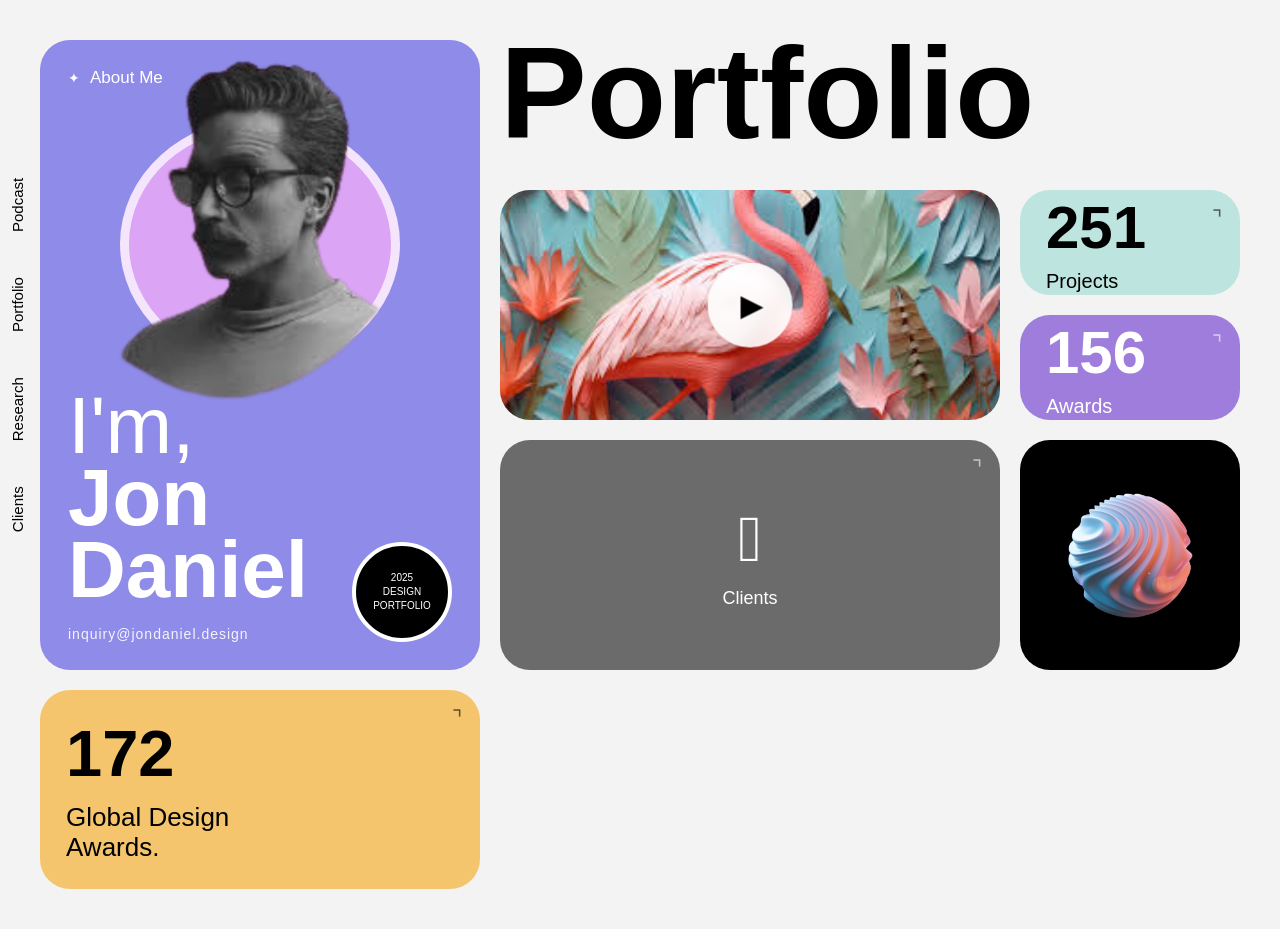
<file: A4-Task/index.html>
<!DOCTYPE html>
<html lang="en">

<head>
  <meta charset="UTF-8" />
  <meta name="viewport" content="width=device-width, initial-scale=1.0" />

  <title>Portfolio Grid</title>

  <link rel="stylesheet" href="style.css">
</head>

<body>

  <div class="portfolio-layout">

    <!-- LEFT PROFILE CARD -->

    <div class="card profile-card">

      <div class="about">
        About Me
      </div>

      <!-- IMAGE SECTION -->

      <div class="portrait-wrapper">

        <div class="circle-bg"></div>

        <img
          src="man1.png"
          alt="Profile"
          class="portrait"
        >

      </div>

      <!-- TEXT -->

      <div class="profile-content">

        <h2>
          I'm,<br>
          <span>Jon</span><br>
          <span>Daniel</span>
        </h2>

        <div class="email">
          inquiry@jondaniel.design
        </div>

      </div>

      <!-- BADGE -->

      <div class="badge">
        2025 <br>
        DESIGN <br>
        PORTFOLIO
      </div>

      <!-- SIDE NAV -->

      <div class="side-nav">
        <span>Clients</span>
        <span>Research</span>
        <span>Portfolio</span>
        <span>Podcast</span>
      </div>

    </div>

    <!-- TITLE -->

    <div class="title-area">

      <h1>Portfolio</h1>

    </div>

    <!-- FLAMINGO CARD -->

    <div class="card video-card">

      <img
        src="flamingo.jpg"
        alt="Flamingo"
      >

      <div class="play-btn"></div>

    </div>

    <!-- STATS COLUMN -->

    <div class="stats-column">

      <div class="card stat-card mint">

        <div class="corner">⌝</div>

        <h3>251</h3>

        <p>Projects</p>

      </div>

      <div class="card stat-card purple">

        <div class="corner">⌝</div>

        <h3>156</h3>

        <p>Awards</p>

      </div>

    </div>

    <!-- CLIENTS CARD -->

    <div class="card bottom-left">

      <div class="corner">⌝</div>

      <div class="apple"></div>

      <p>Clients</p>

    </div>

    <!-- ORB CARD -->

    <div class="card bottom-center">

      <img
        src="ball1.png"
        alt="Orb"
        class="orb-image"
      >

    </div>

    <!-- AWARDS CARD -->

    <div class="card bottom-right">

      <div class="corner">⌝</div>

      <h3>172</h3>

      <p>
        Global Design <br>
        Awards.
      </p>

    </div>

  </div>

</body>

</html>
</file>
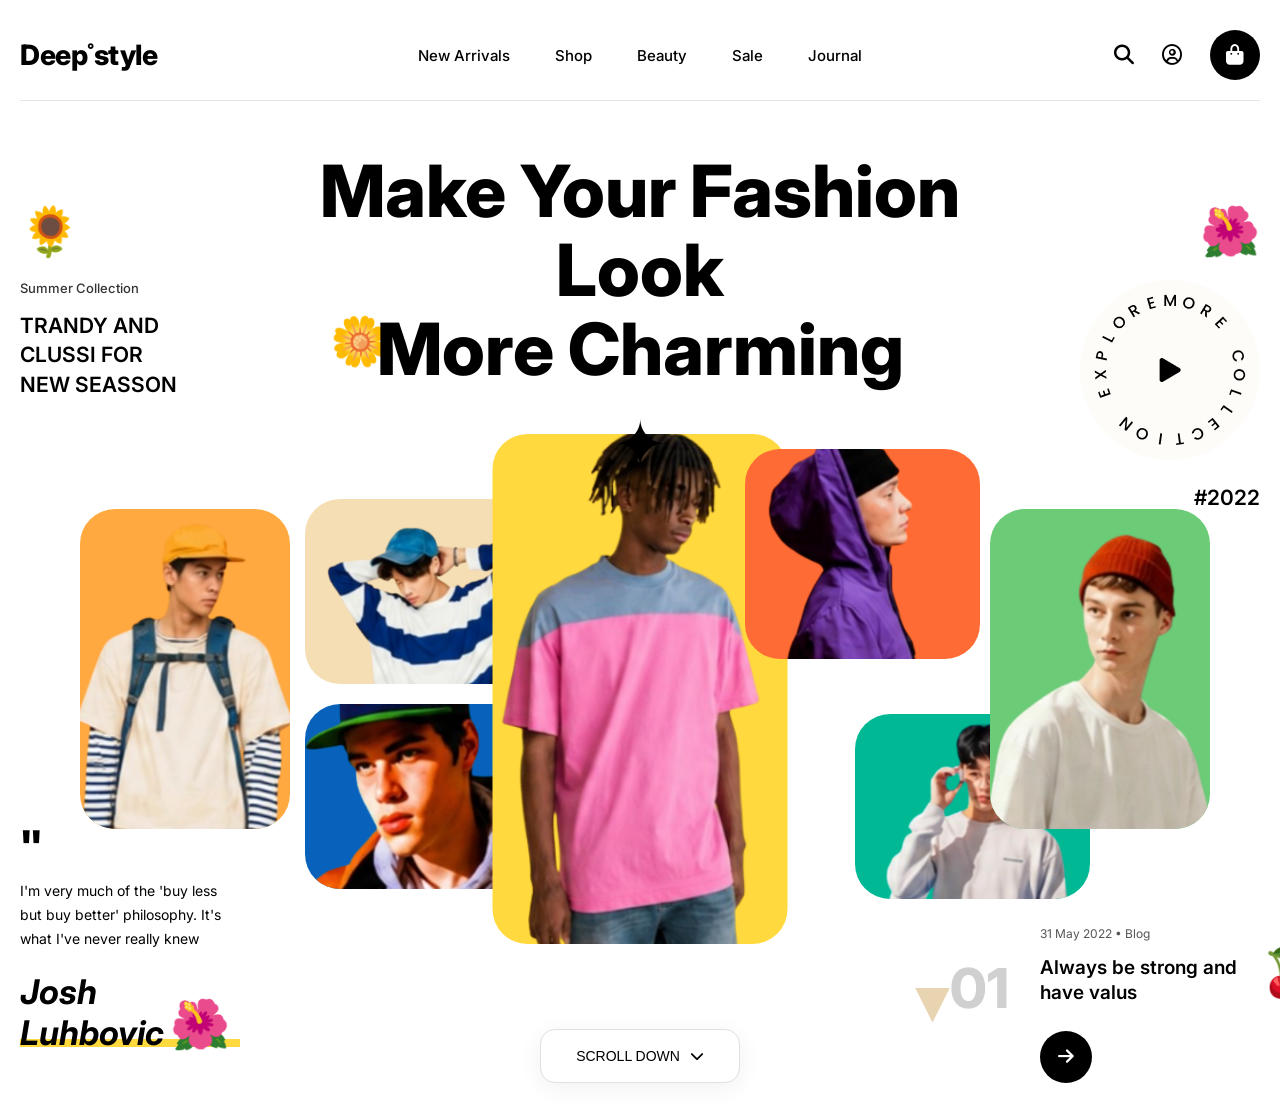
<file: A4-Task1/index.html>
<!DOCTYPE html>
<html lang="en">
<head>
    <meta charset="UTF-8">
    <meta name="viewport" content="width=device-width, initial-scale=1.0">
    <title>Deepstyle Fashion</title>
    <link rel="stylesheet" href="style.css">
    <link href="https://fonts.googleapis.com/css2?family=Inter:wght@400;500;600;700;800&display=swap" rel="stylesheet">
    <link rel="stylesheet" href="https://cdnjs.cloudflare.com/ajax/libs/font-awesome/6.4.0/css/all.min.css">
</head>
<body>
    <div class="page">
        <div class="container">
            <header class="header">
                <div class="logo">Deep<sup>°</sup>style</div>
                <nav class="nav">
                    <a href="#" class="nav-link">New Arrivals</a>
                    <a href="#" class="nav-link">Shop</a>
                    <a href="#" class="nav-link">Beauty</a>
                    <a href="#" class="nav-link">Sale</a>
                    <a href="#" class="nav-link">Journal</a>
                </nav>
                <div class="icons">
                    <i class="fas fa-search"></i>
                    <i class="far fa-user-circle"></i>
                    <div class="cart"><i class="fas fa-shopping-bag"></i></div>
                </div>
            </header>

            <div class="content">
                <div class="left-col">
                    <div class="top-left">
                        <span class="emoji sunflower">🌻</span>
                        <p class="small-text">Summer Collection</p>
                        <h2 class="subheading">TRANDY AND<br>CLUSSI FOR<br>NEW SEASSON</h2>
                    </div>
                    <div class="bottom-left">
                        <span class="quote-mark">"</span>
                        <p class="quote-text">I'm very much of the 'buy less but buy better' philosophy. It's what I've never really knew</p>
                        <div class="signature">Josh Luhbovic</div>
                        <span class="emoji bottom-flower">🌺</span>
                    </div>
                </div>

                <div class="center-col">
                    <h1 class="main-title">Make Your Fashion Look<br>More Charming</h1>
                    <span class="emoji title-flower">🌼</span>
                    <div class="image-gallery">
                        <span class="star">✦</span>
                        <div class="img img1">
                            <img src="im2.png" alt="">
                        </div>
                        <div class="img img21">
                            <img src="im21.png" alt="">
                        </div>
                        <div class="img img2">
                            <img src="im3.png" alt="">
                        </div>
                        
                        <div class="img img3">
                            <img src="im4.png" alt="">
                        </div>
                        <div class="img img4">
                            <img src="im5.png" alt="">
                        </div>
                        <div class="img img5">
                            <img src="im6.png" alt="">
                        </div>
                        <div class="img img6">
                            <img src="im7.png" alt="">
                        </div>
                    </div>
                    <button class="scroll-btn">
                        SCROLL DOWN <i class="fas fa-chevron-down"></i>
                    </button>
                    <span class="beige-shape"></span>
                </div>

                <div class="right-col">
                    <div class="top-right">
                        <span class="emoji hibiscus">🌺</span>
                        <img src="roll2.png" alt="">
                        <span class="year">#2022</span>
                    </div>
                    <div class="bottom-right">
                        <span class="emoji cherry">🍒</span>
                        <p class="blog-date">31 May 2022 • Blog</p>
                        <span class="blog-num">01</span>
                        <h3 class="blog-title">Always be strong and have valus</h3>
                        <div class="blog-arrow"><i class="fas fa-arrow-right"></i></div>
                    </div>
                </div>
            </div>
        </div>
    </div>
</body>
</html>
</file>
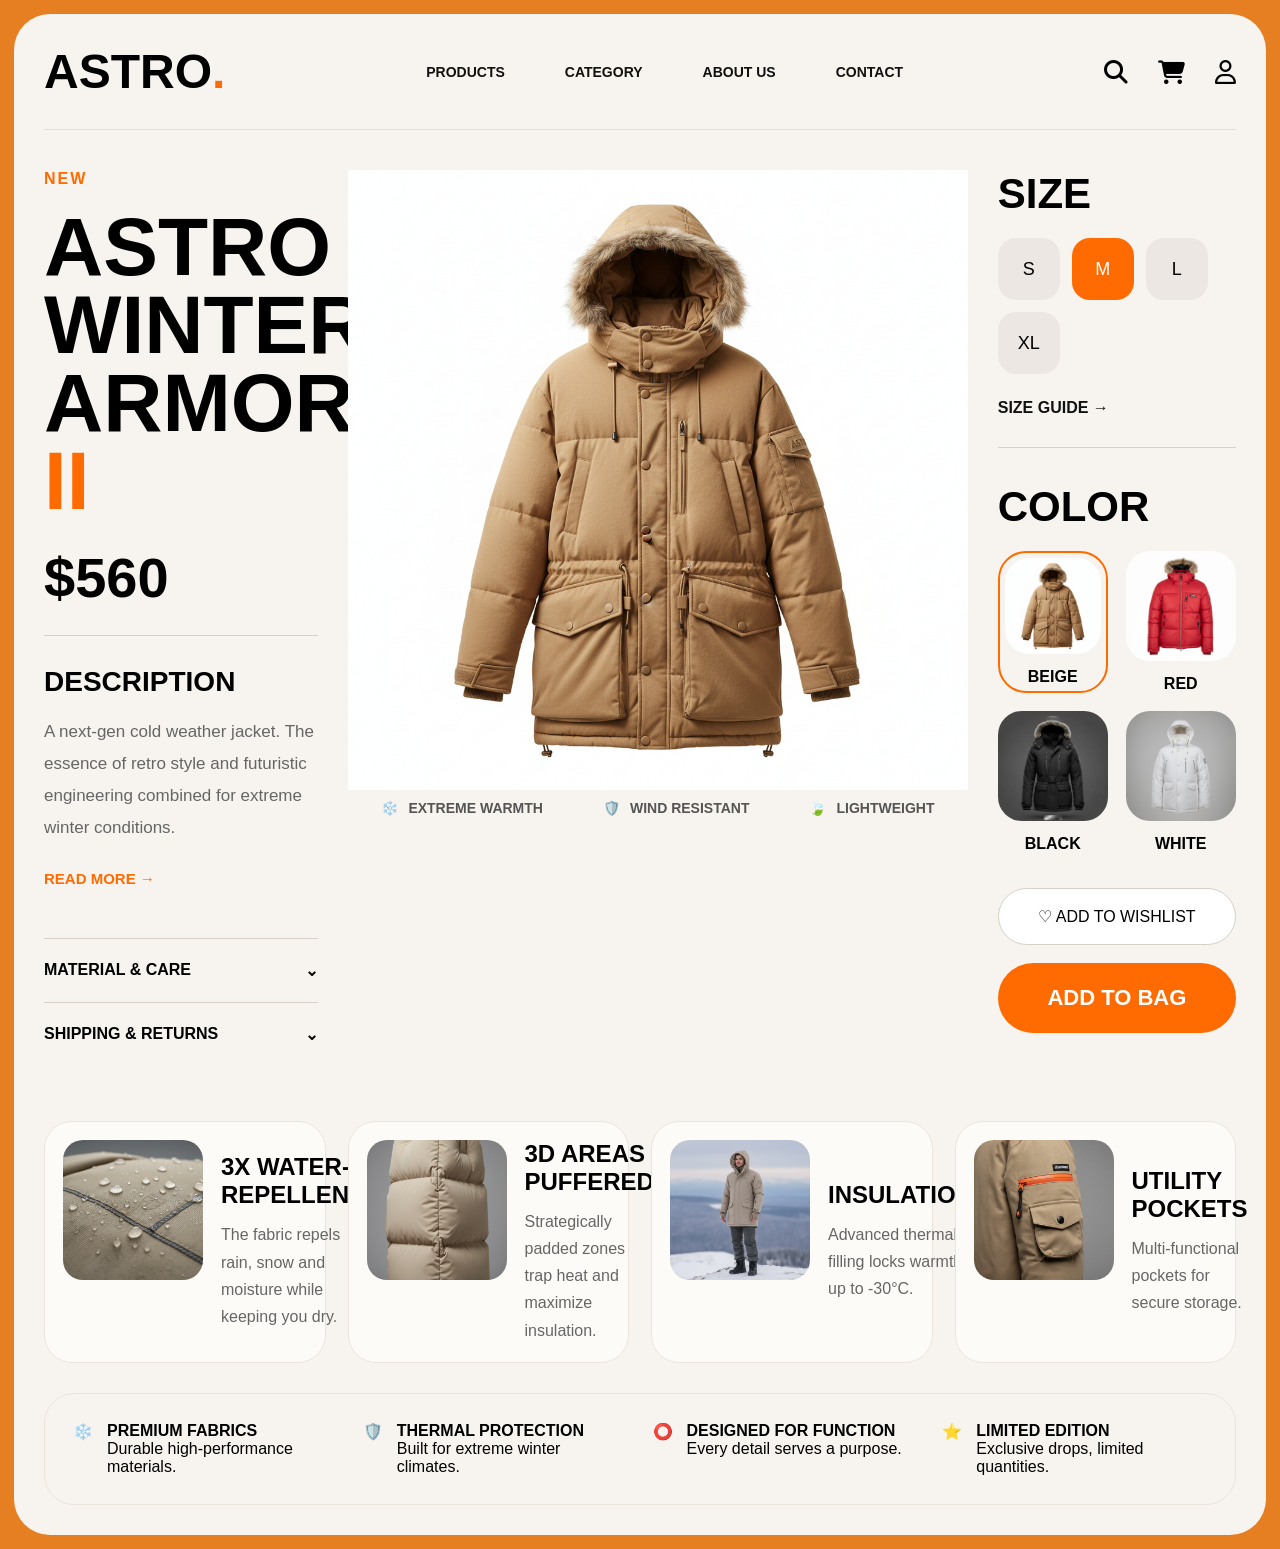
<file: Task2/index.html>
<!DOCTYPE html>
<html lang="en">

<head>

  <meta charset="UTF-8">
  <meta name="viewport" content="width=device-width, initial-scale=1.0">

  <title>ASTRO Winter Armor II</title>

  <link rel="stylesheet" href="style.css">

  <link
    rel="stylesheet"
    href="https://cdnjs.cloudflare.com/ajax/libs/font-awesome/6.5.1/css/all.min.css"
  />

</head>

<body>

<div class="container">

  <!-- NAVBAR -->

  <header class="navbar">

    <div class="logo">
      ASTRO<span>.</span>
    </div>

    <nav class="nav-links">

      <a href="#">PRODUCTS</a>
      <a href="#">CATEGORY</a>
      <a href="#">ABOUT US</a>
      <a href="#">CONTACT</a>

    </nav>

    <div class="icons">

      <i class="fa-solid fa-magnifying-glass"></i>
      <i class="fa-solid fa-cart-shopping"></i>
      <i class="fa-regular fa-user"></i>

    </div>

  </header>

  <!-- MAIN SECTION -->

  <section class="main-content">

    <!-- LEFT -->

    <div class="left-panel">

      <p class="new">NEW</p>

      <h1>
        ASTRO <br>
        WINTER <br>
        ARMOR <span>II</span>
      </h1>

      <div class="price">$560</div>

      <div class="line"></div>

      <h3>DESCRIPTION</h3>

      <p class="desc">
        A next-gen cold weather jacket.
        The essence of retro style and
        futuristic engineering combined
        for extreme winter conditions.
      </p>

      <button class="read-more">
        READ MORE →
      </button>

      <div class="accordion">

        <div class="acc-item">
          MATERIAL & CARE
          <span>⌄</span>
        </div>

        <div class="acc-item">
          SHIPPING & RETURNS
          <span>⌄</span>
        </div>

      </div>

    </div>

    <!-- CENTER -->

    <div class="center-panel">

      <img
        src="images/beige.png"
        class="main-jacket"
        id="mainImage"
      >

      <div class="specs">

        <div class="spec">
          ❄️
          <span>EXTREME WARMTH</span>
        </div>

        <div class="spec">
          🛡️
          <span>WIND RESISTANT</span>
        </div>

        <div class="spec">
          🍃
          <span>LIGHTWEIGHT</span>
        </div>

      </div>

    </div>

    <!-- RIGHT -->

    <div class="right-panel">

      <h2>SIZE</h2>

      <div class="sizes">

        <button>S</button>
        <button class="active">M</button>
        <button>L</button>
        <button>XL</button>

      </div>

      <div class="guide">
        SIZE GUIDE →
      </div>

      <div class="right-line"></div>

      <h2>COLOR</h2>

      <div class="colors">

        <div
          class="color-card active-color"
          onclick="changeJacket('images/beige.png', this)"
        >
          <img src="images/beige.png">
          <p>BEIGE</p>
        </div>

        <div
          class="color-card"
          onclick="changeJacket('images/red.png', this)"
        >
          <img src="images/red.png">
          <p>RED</p>
        </div>

        <div
          class="color-card"
          onclick="changeJacket('images/black.png', this)"
        >
          <img src="images/black.png">
          <p>BLACK</p>
        </div>

        <div
          class="color-card"
          onclick="changeJacket('images/white.png', this)"
        >
          <img src="images/white.png">
          <p>WHITE</p>
        </div>

      </div>

      <button class="wishlist">
        ♡ ADD TO WISHLIST
      </button>

      <button class="cart-btn">
        ADD TO BAG
      </button>

    </div>

  </section>

  <!-- FEATURE CARDS -->

  <section class="features">

    <div class="feature-card">

      <img src="images/waterproof.png">

      <div class="feature-text">

        <h3>3X WATER-REPELLENT</h3>

        <p>
          The fabric repels rain,
          snow and moisture while
          keeping you dry.
        </p>

      </div>

    </div>

    <div class="feature-card">

      <img src="images/puffed.png">

      <div class="feature-text">

        <h3>3D AREAS PUFFERED</h3>

        <p>
          Strategically padded zones
          trap heat and maximize
          insulation.
        </p>

      </div>

    </div>

    <div class="feature-card">

      <img src="images/model.png">

      <div class="feature-text">

        <h3>INSULATION</h3>

        <p>
          Advanced thermal filling
          locks warmth up to
          -30°C.
        </p>

      </div>

    </div>

    <div class="feature-card">

      <img src="images/utility-pocket.png">

      <div class="feature-text">

        <h3>UTILITY POCKETS</h3>

        <p>
          Multi-functional pockets
          for secure storage.
        </p>

      </div>

    </div>

  </section>

  <!-- FOOTER STRIP -->

  <section class="bottom-strip">

    <div class="strip-item">

      ❄️

      <div>

        <h4>PREMIUM FABRICS</h4>

        <p>
          Durable high-performance materials.
        </p>

      </div>

    </div>

    <div class="strip-item">

      🛡️

      <div>

        <h4>THERMAL PROTECTION</h4>

        <p>
          Built for extreme winter climates.
        </p>

      </div>

    </div>

    <div class="strip-item">

      ⭕

      <div>

        <h4>DESIGNED FOR FUNCTION</h4>

        <p>
          Every detail serves a purpose.
        </p>

      </div>

    </div>

    <div class="strip-item">

      ⭐

      <div>

        <h4>LIMITED EDITION</h4>

        <p>
          Exclusive drops, limited quantities.
        </p>

      </div>

    </div>

  </section>

</div>

<!-- JAVASCRIPT -->

<script>

function changeJacket(image, element){

  document.getElementById("mainImage").src = image;

  const cards = document.querySelectorAll(".color-card");

  cards.forEach(card => {
    card.classList.remove("active-color");
  });

  element.classList.add("active-color");

}

</script>

</body>
</html>
</file>
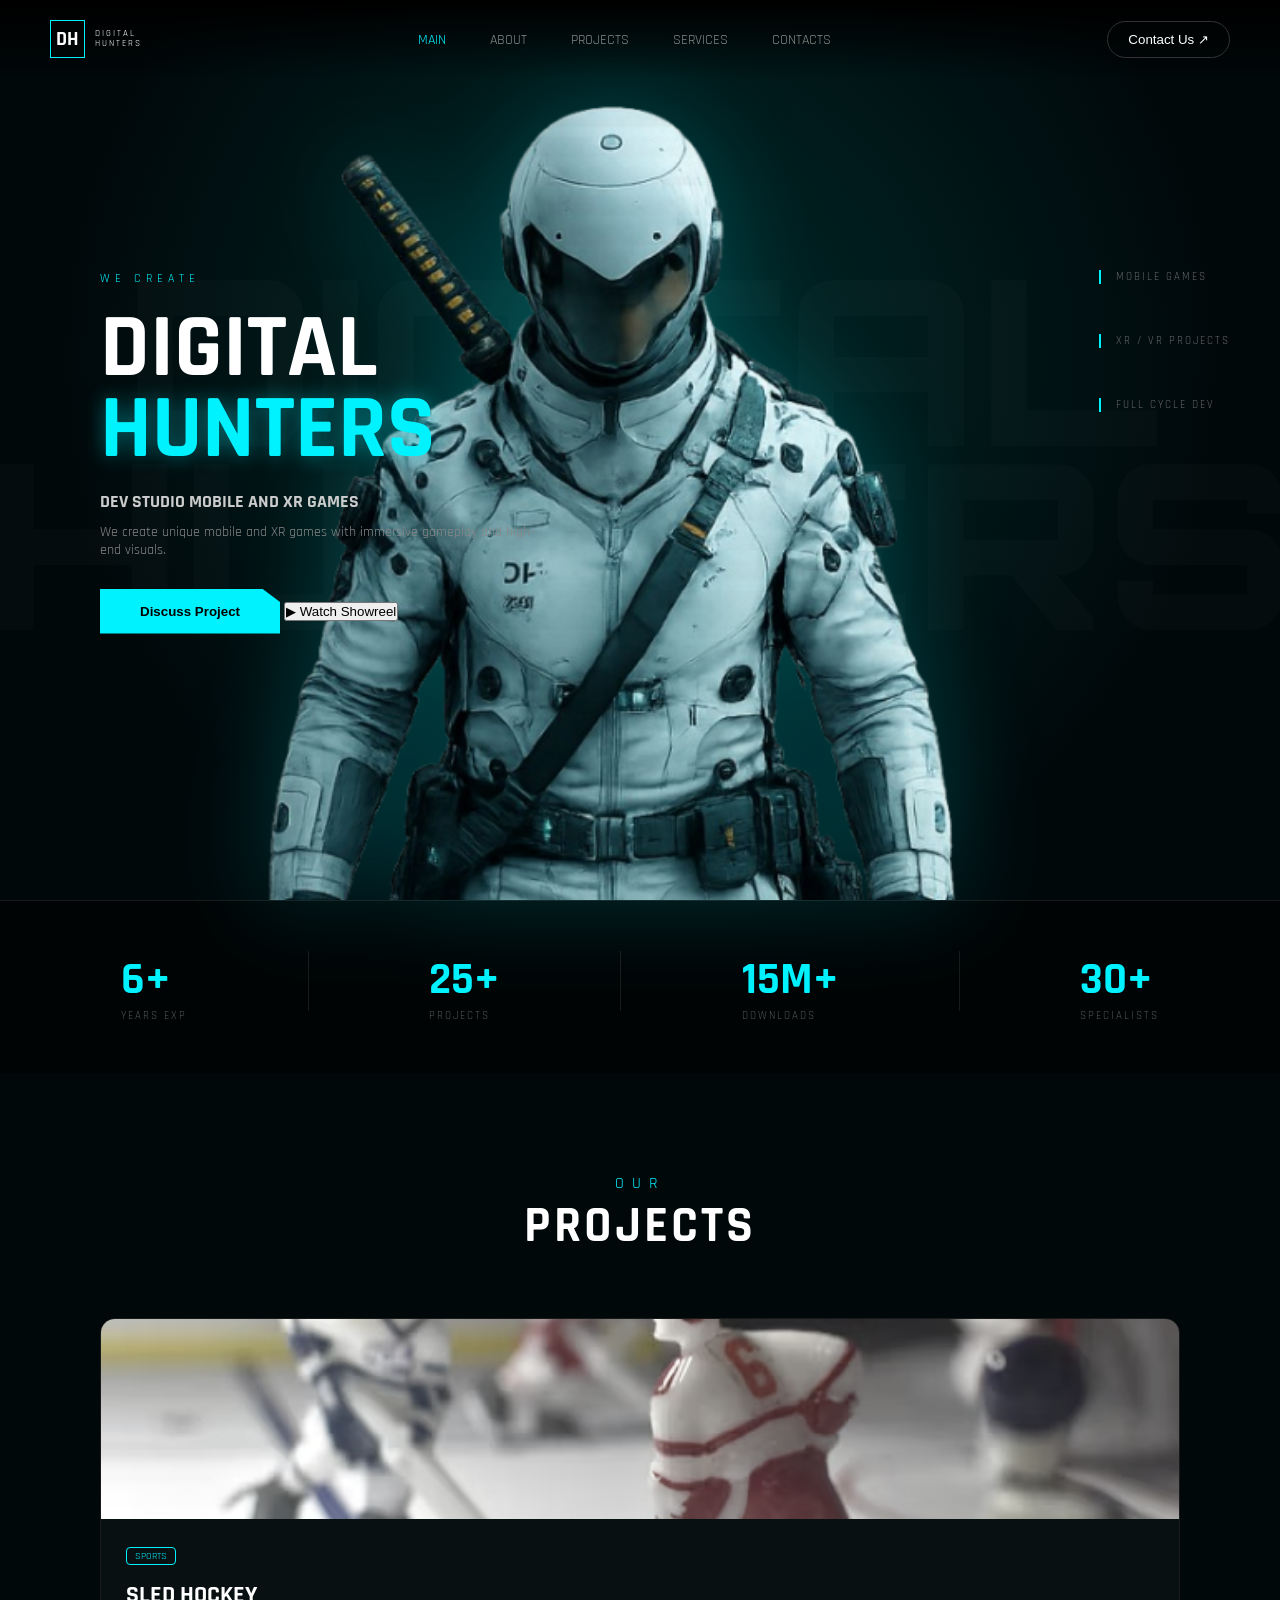
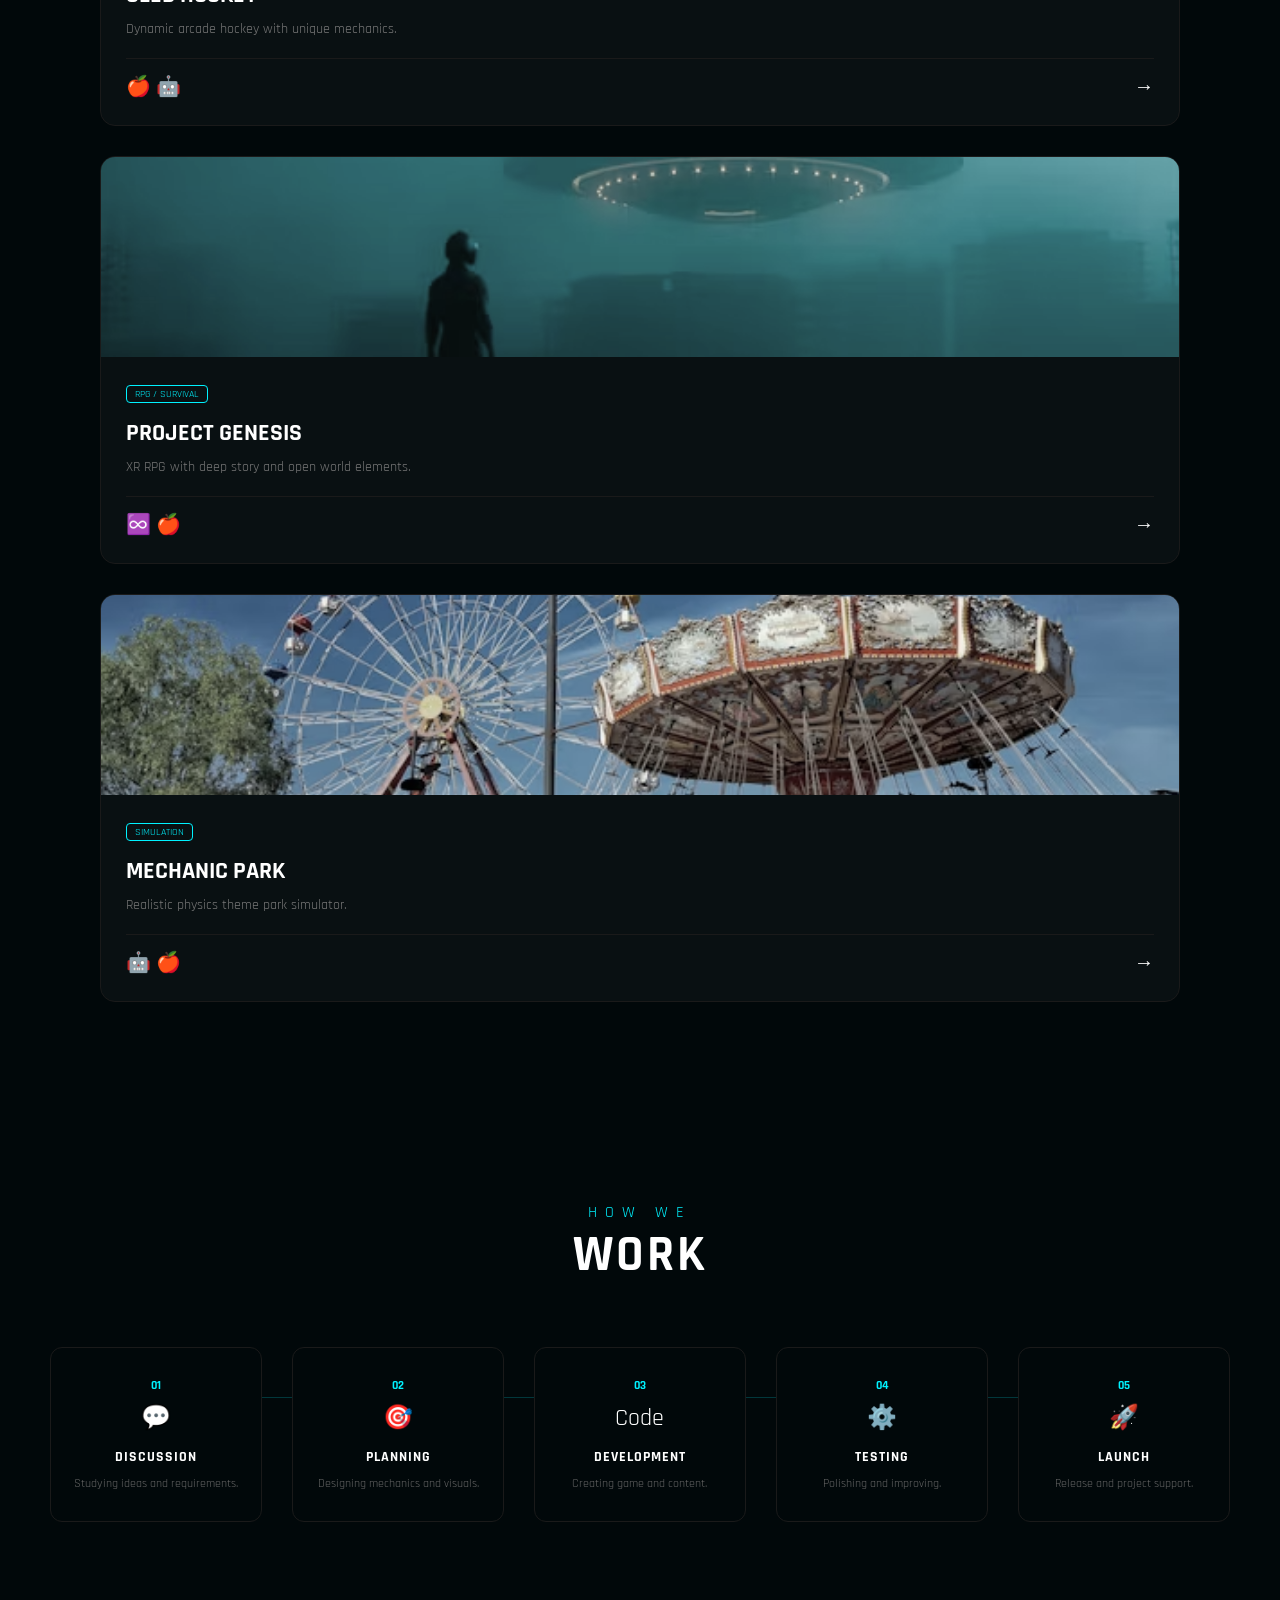
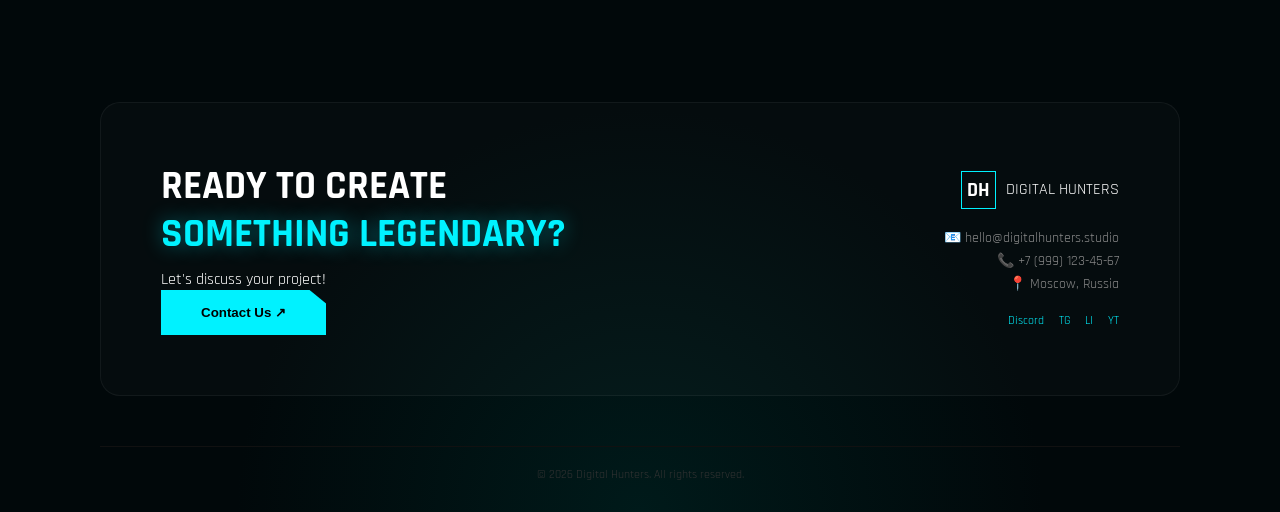
<file: Task3/index.html>
<!DOCTYPE html>
<html lang="en">
<head>
    <meta charset="UTF-8">
    <meta name="viewport" content="width=device-width, initial-scale=1.0">
    <title>Digital Hunters | Dev Studio</title>
    <link rel="stylesheet" href="style.css">
    <link href="https://fonts.googleapis.com/css2?family=Orbitron:wght@400;700&family=Rajdhani:wght@300;500;700&display=swap" rel="stylesheet">
</head>
<body>

    <header>
        <div class="nav-container">
            <div class="logo">
                <div class="logo-box">DH</div>
                <div class="logo-text">DIGITAL<br>HUNTERS</div>
            </div>
            <nav>
                <a href="#" class="active">Main</a>
                <a href="#">About</a>
                <a href="#">Projects</a>
                <a href="#">Services</a>
                <a href="#">Contacts</a>
            </nav>
            <button class="contact-btn">Contact Us ↗</button>
        </div>
    </header>

    <section class="hero">
        <div class="hero-bg-text">DIGITAL<br>HUNTERS</div>
        
        <div class="hero-content">
            <span class="label">WE CREATE</span>
            <h1 class="main-title">DIGITAL<br><span class="teal">HUNTERS</span></h1>
            <h3>DEV STUDIO MOBILE AND XR GAMES</h3>
            <p>We create unique mobile and XR games with immersive gameplay and high-end visuals.</p>
            
            <div class="hero-actions">
                <button class="btn-primary">Discuss Project</button>
                <button class="btn-play">▶ Watch Showreel</button>
            </div>
        </div>

        <div class="hero-image-wrap">
            <img src="assets/robot1.png" alt="Robot Character" class="main-character">
        </div>

        <div class="side-features">
            <div class="feature-item">MOBILE GAMES</div>
            <div class="feature-item">XR / VR PROJECTS</div>
            <div class="feature-item">FULL CYCLE DEV</div>
        </div>
    </section>

    <section class="stats">
        <div class="stat-box"><h2>6+</h2><p>YEARS EXP</p></div>
        <div class="divider"></div>
        <div class="stat-box"><h2>25+</h2><p>PROJECTS</p></div>
        <div class="divider"></div>
        <div class="stat-box"><h2>15M+</h2><p>DOWNLOADS</p></div>
        <div class="divider"></div>
        <div class="stat-box"><h2>30+</h2><p>SPECIALISTS</p></div>
    </section>

    <section class="projects">
        <p class="section-label">OUR</p>
        <h2 class="section-title">PROJECTS</h2>
        
        <div class="project-grid">
            <div class="card">
                <div class="card-img" style="background-image: url('assets/project1.avif');"></div>
                <div class="card-content">
                    <span class="tag">Sports</span>
                    <h3>SLED HOCKEY</h3>
                    <p>Dynamic arcade hockey with unique mechanics.</p>
                    <div class="card-footer"><span>🍎 🤖</span> <span class="arrow">→</span></div>
                </div>
            </div>
            <div class="card">
                <div class="card-img" style="background-image: url('assets/project2.avif');"></div>
                <div class="card-content">
                    <span class="tag">RPG / Survival</span>
                    <h3>PROJECT GENESIS</h3>
                    <p>XR RPG with deep story and open world elements.</p>
                    <div class="card-footer"><span>♾️ 🍎</span> <span class="arrow">→</span></div>
                </div>
            </div>
            <div class="card">
                <div class="card-img" style="background-image: url('assets/project3.avif');"></div>
                <div class="card-content">
                    <span class="tag">Simulation</span>
                    <h3>MECHANIC PARK</h3>
                    <p>Realistic physics theme park simulator.</p>
                    <div class="card-footer"><span>🤖 🍎</span> <span class="arrow">→</span></div>
                </div>
            </div>
        </div>
    </section>
    <section class="workflow">
        <p class="section-label">HOW WE</p>
        <h2 class="section-title">WORK</h2>
        
        <div class="workflow-container">
            <div class="workflow-line"></div>
            
            <div class="workflow-item">
                <div class="step-num">01</div>
                <div class="step-icon">💬</div>
                <h4>DISCUSSION</h4>
                <p>Studying ideas and requirements.</p>
            </div>
            <div class="workflow-item">
                <div class="step-num">02</div>
                <div class="step-icon">🎯</div>
                <h4>PLANNING</h4>
                <p>Designing mechanics and visuals.</p>
            </div>
            <div class="workflow-item">
                <div class="step-num">03</div>
                <div class="step-icon">Code</div>
                <h4>DEVELOPMENT</h4>
                <p>Creating game and content.</p>
            </div>
            <div class="workflow-item">
                <div class="step-num">04</div>
                <div class="step-icon">⚙️</div>
                <h4>TESTING</h4>
                <p>Polishing and improving.</p>
            </div>
            <div class="workflow-item">
                <div class="step-num">05</div>
                <div class="step-icon">🚀</div>
                <h4>LAUNCH</h4>
                <p>Release and project support.</p>
            </div>
        </div>
    </section>

    <footer class="main-footer">
        <div class="cta-box">
            <div class="cta-content">
                <h2>READY TO CREATE <br><span class="teal">SOMETHING LEGENDARY?</span></h2>
                <p>Let's discuss your project!</p>
                <button class="btn-primary">Contact Us ↗</button>
            </div>
            
            <div class="footer-info">
                <div class="footer-logo">
                    <div class="logo-box">DH</div>
                    <span>DIGITAL HUNTERS</span>
                </div>
                <div class="contacts">
                    <p>📧 hello@digitalhunters.studio</p>
                    <p>📞 +7 (999) 123-45-67</p>
                    <p>📍 Moscow, Russia</p>
                </div>
                <div class="socials">
                    <span>Discord</span> <span>TG</span> <span>LI</span> <span>YT</span>
                </div>
            </div>
        </div>
        <div class="copyright">
            © 2026 Digital Hunters. All rights reserved.
        </div>
    </footer>
</body>
</html>
</file>
<file: A4-Task/style.css>
* {
    margin: 0;
    padding: 0;
    box-sizing: border-box;
  }
  
  body {
    background: #f3f3f3;
    min-height: 100vh;
  
    display: flex;
    justify-content: center;
    align-items: center;
  
    padding: 40px;
  
    font-family: 'Arial', sans-serif;
  }
  
  /* MAIN GRID */
  
  .portfolio-layout {
    width: 1280px;
  
    display: grid;
  
    grid-template-columns: 440px 500px 220px;
  
    grid-template-rows: 130px 230px 230px;
  
    gap: 20px;
  }
  
  /* COMMON CARD */
  
  .card {
    border-radius: 30px;
  
    position: relative;
  
    overflow: hidden;
  }
  
  /* LEFT PROFILE */
  
  .profile-card {
    grid-row: 1 / 4;
  
    background: #8f8be8;
  
    padding: 28px;
  
    color: white;
  
    display: flex;
    flex-direction: column;
    justify-content: space-between;
    overflow: visible;
  }
  
  .about {
    font-size: 17px;
    font-weight: 500;
  
    display: flex;
    align-items: center;
  
    gap: 10px;
  }
  
  .about::before {
    content: "✦";
    font-size: 14px;
  }
  
  /* PORTRAIT */
  
  .portrait-wrapper {
    width: 280px;
    height: 280px;
  
    margin: 30px auto 20px;
  
    position: relative;
  }
  
  .circle-bg {
    width: 100%;
    height: 100%;
  
    border-radius: 50%;
  
    background: #dca4f5;
  
    border: 9px solid rgba(255,255,255,0.7);
  
    position: absolute;
  }
  
  .portrait {
    width: 320px;
  
    position: absolute;
  
    left: 50%;
    bottom: -120px;
  
    transform: translateX(-50%);
  
    object-fit: contain;
  }
  
  /* TEXT */
  
  .profile-content h2 {
    font-size: 80px;
    line-height: 0.9;
  
    font-weight: 300;
  
    margin-bottom: 20px;
  }
  
  .profile-content span {
    font-weight: 700;
  }
  
  .email {
    font-size: 14px;
  
    letter-spacing: 1px;
  
    opacity: 0.9;
  }
  
  /* BADGE */
  
  .badge {
    width: 100px;
    height: 100px;
  
    border-radius: 50%;
  
    background: black;
    color: white;
  
    border: 4px solid white;
  
    position: absolute;
    right: 28px;
    bottom: 28px;
  
    display: flex;
    justify-content: center;
    align-items: center;
  
    text-align: center;
  
    font-size: 10px;
    font-weight: 500;
    line-height: 1.4;
  }
  
  /* SIDE NAV */
  
  .side-nav {
    position: absolute;
  
    left: -200px;
    top: 50%;
  
    transform: translateY(-50%) rotate(-90deg);
  
    display: flex;
    gap: 45px;
  
    color: black;
  
    font-size: 15px;
    font-weight: 500;
  }
  
  /* TITLE */
  
  .title-area {
    grid-column: 2 / 4;
  }
  
  .title-area h1 {
    font-size: 130px;
    font-weight: 900;
  
    line-height: 0.82;
  }
  
  /* VIDEO CARD */
  
  .video-card {
    background: white;
    overflow: hidden;
  }
  
  .video-card img {
    width: 100%;
    height: 100%;
    
    object-fit: cover;
  }
  
  /* PLAY BUTTON */
  
  .play-btn {
    width: 85px;
    height: 85px;
  
    border-radius: 50%;
  
    background: rgba(255,255,255,0.9);
  
    position: absolute;
  
    top: 50%;
    left: 50%;
  
    transform: translate(-50%, -50%);
  
    display: flex;
    justify-content: center;
    align-items: center;
  
    backdrop-filter: blur(6px);
  }
  
  .play-btn::before {
    content: "▶";
  
    font-size: 30px;
  
    margin-left: 5px;
  }
  
  /* RIGHT STATS */
  
  .stats-column {
    display: grid;
  
    grid-template-rows: 1fr 1fr;
  
    gap: 20px;
  }
  
  .stat-card {
    padding: 26px;
  
    display: flex;
    flex-direction: column;
    justify-content: center;
  }
  
  .stat-card h3 {
    font-size: 60px;
    font-weight: 700;
  
    margin-bottom: 8px;
  }
  
  .stat-card p {
    font-size: 20px;
    font-weight: 500;
  }
  
  .mint {
    background: #bde4df;
  }
  
  .purple {
    background: #9f7ddd;
    color: white;
  }
  
  /* BOTTOM LEFT */
  
  .bottom-left {
    background: #6b6b6b;
    color: white;
  
    display: flex;
    flex-direction: column;
    justify-content: center;
    align-items: center;
  }
  
  .apple {
    font-size: 65px;
  
    margin-bottom: 12px;
  }
  
  .bottom-left p {
    font-size: 18px;
    font-weight: 500;
  }
  
  /* ORB CARD */
  
  .bottom-center {
    background: black;
  
    display: flex;
    justify-content: center;
    align-items: center;
  }
  
  .orb-image {
    width: 140px;
  
    object-fit: contain;
  }
  
  /* BOTTOM RIGHT */
  
  .bottom-right {
    background: #f5c56d;
  
    padding: 26px;
  
    display: flex;
    flex-direction: column;
    justify-content: center;
  }
  
  .bottom-right h3 {
    font-size: 65px;
    font-weight: 700;
  
    margin-bottom: 12px;
  }
  
  .bottom-right p {
    font-size: 26px;
    font-weight: 500;
  
    line-height: 1.15;
  }
  
  /* CORNER SYMBOL */
  
  .corner {
    position: absolute;
  
    top: 16px;
    right: 18px;
  
    font-size: 22px;
  
    opacity: 0.6;
  }
  
  /* RESPONSIVE */
  
  @media (max-width: 1000px) {
  
    .portfolio-layout {
      grid-template-columns: 1fr;
    }
  
    .title-area h1 {
      font-size: 72px;
    }
  
    .side-nav {
      display: none;
    }
  
  }
</file>
<file: A4-Task1/style.css>
* {
    margin: 0;
    padding: 0;
    box-sizing: border-box;
}

body {
    font-family: 'Inter', sans-serif;
    background-color: #ffffff;
    color: #000000;
}

.page {
    width: 100%;
    min-height: 100vh;
    padding: 30px 20px;
}

.container {
    max-width: 1350px;
    margin: 0 auto;
}

.header {
    display: grid;
    grid-template-columns: 1fr 2fr 1fr;
    align-items: center;
    gap: 40px;
    margin-bottom: 50px;
    padding-bottom: 20px;
    border-bottom: 1px solid #e5e5e5;
}

.logo {
    font-size: 28px;
    font-weight: 800;
    letter-spacing: -0.5px;
}

.logo sup {
    font-size: 16px;
}

.nav {
    display: grid;
    grid-template-columns: repeat(5, auto);
    justify-content: center;
    gap: 45px;
}

.nav-link {
    text-decoration: none;
    color: #000;
    font-size: 15px;
    font-weight: 500;
}

.icons {
    display: grid;
    grid-template-columns: repeat(3, auto);
    justify-content: end;
    gap: 28px;
    align-items: center;
    font-size: 20px;
}

.cart {
    width: 50px;
    height: 50px;
    background-color: #000;
    color: #fff;
    border-radius: 50%;
    display: grid;
    place-items: center;
}

.content {
    display: grid;
    grid-template-columns: 220px 1fr 220px;
    gap: 30px;
    min-height: 750px;
}

.left-col {
    display: flex;
    flex-direction: column;
    justify-content: space-between;
}

.top-left {
    padding-top: 50px;
}

.emoji {
    font-size: 48px;
}

.sunflower {
    margin-bottom: 20px;
    display: block;
}

.small-text {
    font-size: 13px;
    font-weight: 500;
    color: #333;
    margin-bottom: 15px;
}

.subheading {
    font-size: 21px;
    font-weight: 600;
    line-height: 1.4;
}

.bottom-left {
    padding-bottom: 30px;
    position: relative;
}

.quote-mark {
    font-size: 45px;
    font-weight: 800;
    line-height: 1;
    display: block;
}

.quote-text {
    font-size: 14px;
    line-height: 1.7;
    margin-top: 10px;
    margin-bottom: 20px;
}

.signature {
    font-size: 34px;
    font-style: italic;
    font-weight: 700;
    position: relative;
    display: inline-block;
}

.signature::after {
    content: '';
    position: absolute;
    bottom: 6px;
    left: 0;
    width: 100%;
    height: 8px;
    background-color: #ffd93d;
    z-index: -1;
}

.bottom-flower {
    position: absolute;
    bottom: 30px;
    right: 10px;
}

.center-col {
    position: relative;
    display: flex;
    flex-direction: column;
    align-items: center;
}

.main-title {
    font-size: 72px;
    font-weight: 800;
    line-height: 1.1;
    text-align: center;
    margin-bottom: 20px;
    position: relative;
    z-index: 10;
}

.title-flower {
    position: absolute;
    left: 60px;
    top: 160px;
    font-size: 48px;
}

.image-gallery {
    position: relative;
    width: 100%;
    height: 580px;
}

.star {
    position: absolute;
    left: 50%;
    transform: translateX(-50%);
    top: -5px;
    font-size: 65px;
    z-index: 5;
}

.img {
    position: absolute;
    border-radius: 35px;
    overflow: hidden;
}

.img img {
    width: 100%;
    height: 100%;
    left: -200px;
    object-fit: cover;
}

.img1 {
    width: 210px;
    height: 320px;
    left: -190px;
    top: 100px;
    background-color: #FFA940;
}

.img21 {
    width: 235px;
    height: 185px;
    left:35px;
    top: 90px;
    background-color: #F5DEB3;
}
.img2 {
    width: 235px;
    height: 185px;
    left:35px;
    top: 295px;
    background-color: #0862bb;
}

.img3 {
    width: 295px;
    height: 510px;
    left: 50%;
    transform: translateX(-50%);
    top: 25px;
    background-color: #FFD93D;
}

.img4 {
    width: 235px;
    height: 210px;
    right: 30px;
    top: 40px;
    background-color: #FF6B35;
}

.img5 {
    width: 235px;
    height: 185px;
    left: 585px;
    bottom: 90px;
    background-color: #00B894;
}

.img6 {
    width: 220px;
    height: 320px;
    right: -200px;
    top: 100px;
    background-color: #6BCB77;
}

.scroll-btn {
    background: #fff;
    border: 1px solid #e0e0e0;
    padding: 18px 35px;
    border-radius: 15px;
    font-size: 14px;
    font-weight: 500;
    cursor: pointer;
    display: flex;
    align-items: center;
    gap: 10px;
    box-shadow: 0 5px 25px rgba(0,0,0,0.06);
    margin-top: 40px;
}

.beige-shape {
    position: absolute;
    right: 60px;
    bottom: 60px;
    width: 35px;
    height: 35px;
    background-color: #e8d4b0;
    clip-path: polygon(0 0, 100% 0, 50% 100%);
}

.right-col {
    display: flex;
    flex-direction: column;
    justify-content: space-between;
}

.top-right {
    padding-top: 50px;
    display: flex;
    flex-direction: column;
    align-items: flex-end;
}

.hibiscus {
    margin-bottom: 20px;
}

.explore {
    margin-top: 70px;
    position: relative;
    width: 140px;
    height: 140px;
    display: grid;
    place-items: center;
}

.circle-text {
    position: absolute;
    width: 100%;
    height: 100%;
    font-size: 10px;
    font-weight: 600;
    animation: rotate 10s linear infinite;
}

@keyframes rotate {
    from { transform: rotate(0deg); }
    to { transform: rotate(360deg); }
}

.explore i {
    font-size: 22px;
    z-index: 1;
}

.year {
    font-size: 21px;
    font-weight: 600;
    margin-top: 25px;
}

.bottom-right {
    padding-bottom: -30px;
    position: relative;
}

.cherry {
    position: absolute;
    top: 15px;
    right: -60px;
}

.blog-date {
    font-size: 12px;
    color: #555;
    margin-bottom: 15px;
    
}

.blog-num {
    font-size: 55px;
    font-weight: 800;
    line-height: 1;
    position: absolute;
    left: -90px;
    top: 35px;
    opacity: 0.18;
}

.blog-title {
    font-size: 19px;
    font-weight: 600;
    line-height: 1.3;
}

.blog-arrow {
    margin-top: 25px;
    width: 52px;
    height: 52px;
    background-color: #000;
    color: #fff;
    border-radius: 50%;
    display: grid;
    place-items: center;
    font-size: 18px;
    cursor: pointer;
}
</file>
<file: Task2/style.css>
*{
    margin:0;
    padding:0;
    box-sizing:border-box;
    font-family:Arial, Helvetica, sans-serif;
  }
  
  html{
    scroll-behavior:smooth;
  }
  
  body{
    background:#e67e22;
    padding:14px;
    overflow-x:hidden;
  }
  
  .container{
    background:#f7f4ef;
    border-radius:36px;
    padding:30px;
    min-height:100vh;
    position:relative;
  }
  
  /* NAVBAR */
  
  .navbar{
    display:flex;
    justify-content:space-between;
    align-items:center;
    padding-bottom:30px;
    border-bottom:1px solid #e5ddd5;
    flex-wrap:wrap;
    gap:20px;
  }
  
  .logo{
    font-size:48px;
    font-weight:900;
    cursor:pointer;
    transition:0.3s;
  }
  
  .logo:hover{
    transform:scale(1.05);
  }
  
  .logo span{
    color:#ff6b00;
  }
  
  .nav-links{
    display:flex;
    gap:60px;
    flex-wrap:wrap;
  }
  
  .nav-links a{
    text-decoration:none;
    color:#111;
    font-size:14px;
    font-weight:600;
    position:relative;
    transition:0.3s;
  }
  
  .nav-links a::after{
    content:"";
    position:absolute;
    width:0%;
    height:2px;
    background:#ff6b00;
    left:0;
    bottom:-6px;
    transition:0.3s;
  }
  
  .nav-links a:hover{
    color:#ff6b00;
  }
  
  .nav-links a:hover::after{
    width:100%;
  }
  
  .icons{
    display:flex;
    gap:30px;
    font-size:24px;
  }
  
  .icons i{
    cursor:pointer;
    transition:0.3s;
  }
  
  .icons i:hover{
    color:#ff6b00;
    transform:translateY(-3px) scale(1.1);
  }
  
  /* MAIN */
  
  .main-content{
    display:flex;
    justify-content:space-between;
    gap:30px;
    margin-top:40px;
    align-items:flex-start;
  }
  
  /* LEFT */
  
  .left-panel{
    width:23%;
  }
  
  .new{
    color:#ff6b00;
    font-weight:bold;
    margin-bottom:20px;
    letter-spacing:2px;
  }
  
  .left-panel h1{
    font-size:82px;
    line-height:0.95;
    margin-bottom:25px;
  }
  
  .left-panel h1 span{
    color:#ff6b00;
  }
  
  .price{
    font-size:56px;
    font-weight:bold;
    margin-bottom:25px;
  }
  
  .line{
    width:100%;
    height:1px;
    background:#d8d0c8;
    margin-bottom:30px;
  }
  
  .left-panel h3{
    font-size:28px;
    margin-bottom:18px;
  }
  
  .desc{
    color:#666;
    line-height:1.9;
    font-size:17px;
  }
  
  .read-more{
    margin-top:25px;
    border:none;
    background:none;
    color:#ff6b00;
    font-weight:bold;
    cursor:pointer;
    font-size:15px;
    transition:0.3s;
  }
  
  .read-more:hover{
    transform:translateX(6px);
  }
  
  .accordion{
    margin-top:50px;
  }
  
  .acc-item{
    display:flex;
    justify-content:space-between;
    padding:22px 0;
    border-top:1px solid #d8d0c8;
    font-weight:600;
    cursor:pointer;
    transition:0.3s;
  }
  
  .acc-item:hover{
    color:#ff6b00;
    padding-left:10px;
  }
  
  /* CENTER */
  
  .center-panel{
    width:52%;
    position:relative;
    display:flex;
    flex-direction:column;
    align-items:center;
  }
  
  .main-jacket{
    width:100%;
    transition:0.5s ease;
    cursor:pointer;
  }
  
  .main-jacket:hover{
    transform:scale(1.03);
  }
  
  .specs{
    display:flex;
    justify-content:center;
    gap:60px;
    margin-top:10px;
    flex-wrap:wrap;
  }
  
  .spec{
    display:flex;
    align-items:center;
    gap:10px;
    color:#555;
    font-size:14px;
    font-weight:600;
    transition:0.3s;
    cursor:pointer;
  }
  
  .spec:hover{
    transform:translateY(-4px);
    color:#ff6b00;
  }
  
  /* RIGHT */
  
  .right-panel{
    width:20%;
  }
  
  .right-panel h2{
    font-size:42px;
    margin-bottom:20px;
  }
  
  .sizes{
    display:flex;
    gap:12px;
    margin-bottom:25px;
    flex-wrap:wrap;
  }
  
  .sizes button{
    width:62px;
    height:62px;
    border:none;
    border-radius:18px;
    background:#ece7e2;
    font-size:18px;
    cursor:pointer;
    transition:0.3s;
  }
  
  .sizes button:hover{
    background:#ff6b00;
    color:white;
    transform:translateY(-5px);
  }
  
  .sizes .active{
    background:#ff6b00;
    color:white;
  }
  
  .guide{
    color:#111;
    font-weight:600;
    margin-bottom:30px;
    cursor:pointer;
    transition:0.3s;
  }
  
  .guide:hover{
    color:#ff6b00;
  }
  
  .right-line{
    width:100%;
    height:1px;
    background:#d8d0c8;
    margin-bottom:35px;
  }
  
  .colors{
    display:flex;
    flex-wrap:wrap;
    gap:18px;
  }
  
  .color-card{
    width:110px;
    text-align:center;
    cursor:pointer;
    transition:0.4s;
  }
  
  .color-card:hover{
    transform:translateY(-6px);
  }
  
  .color-card img{
    width:100%;
    border-radius:24px;
    background:#eee;
  }
  
  .color-card p{
    margin-top:10px;
    font-weight:700;
  }
  
  .active-color{
    border:2px solid #ff6b00;
    padding:5px;
    border-radius:28px;
  }
  
  .wishlist{
    width:100%;
    padding:18px;
    border-radius:50px;
    border:1px solid #d8d0c8;
    background:white;
    margin-top:35px;
    font-size:16px;
    cursor:pointer;
    transition:0.4s;
  }
  
  .wishlist:hover{
    background:#111;
    color:white;
  }
  
  .cart-btn{
    width:100%;
    padding:22px;
    border:none;
    border-radius:50px;
    background:#ff6b00;
    color:white;
    margin-top:18px;
    font-size:22px;
    font-weight:bold;
    cursor:pointer;
    transition:0.4s;
  }
  
  .cart-btn:hover{
    transform:translateY(-6px);
    box-shadow:0 18px 30px rgba(255,107,0,0.35);
  }
  
  /* FEATURES */
  
  .features{
    display:flex;
    gap:22px;
    margin-top:55px;
    flex-wrap:wrap;
  }
  
  .feature-card{
    flex:1;
    min-width:260px;
    display:flex;
    gap:18px;
    background:#fdfbf8;
    border:1px solid #ece4dc;
    border-radius:28px;
    padding:18px;
    transition:0.4s;
    cursor:pointer;
  }
  
  .feature-card:hover{
    transform:translateY(-10px);
  }
  
  .feature-card img{
    width:140px;
    height:140px;
    object-fit:cover;
    border-radius:20px;
  }
  
  .feature-text{
    display:flex;
    flex-direction:column;
    justify-content:center;
  }
  
  .feature-text h3{
    margin-bottom:12px;
    font-size:24px;
  }
  
  .feature-text p{
    line-height:1.7;
    color:#666;
  }
  
  /* BOTTOM */
  
  .bottom-strip{
    display:flex;
    justify-content:space-between;
    gap:25px;
    margin-top:30px;
    padding:28px;
    border:1px solid #ece4dc;
    border-radius:30px;
    flex-wrap:wrap;
  }
  
  .strip-item{
    display:flex;
    align-items:flex-start;
    gap:14px;
    flex:1;
    min-width:220px;
  }
  
  /* RESPONSIVE */
  
  @media(max-width:1200px){
  
    .main-content{
      flex-direction:column;
    }
  
    .left-panel,
    .center-panel,
    .right-panel{
      width:100%;
    }
  
  }
  
  @media(max-width:768px){
  
    .left-panel h1{
      font-size:52px;
    }
  
    .price{
      font-size:36px;
    }
  
    .navbar{
      flex-direction:column;
      align-items:flex-start;
    }
  
  }
  
  @media(max-width:500px){
  
    .left-panel h1{
      font-size:42px;
    }
  
    .logo{
      font-size:34px;
    }
  
    .nav-links{
      flex-direction:column;
      gap:18px;
    }
  
  }
</file>
<file: Task3/style.css>
:root {
    --bg: #01080a;
    --teal: #00f2ff;
    --dark-teal: #004d4d;
    --glass: rgba(255, 255, 255, 0.03);
}

* { margin: 0; padding: 0; box-sizing: border-box; }
body { 
    background-color: var(--bg); 
    color: white; 
    font-family: 'Rajdhani', sans-serif; 
    overflow-x: hidden;
}

/* Header & Nav */
header { width: 100%; position: fixed; top: 0; z-index: 1000; padding: 20px 50px; background: linear-gradient(to bottom, black, transparent); }
.nav-container { display: flex; justify-content: space-between; align-items: center; }
.logo { display: flex; align-items: center; gap: 10px; }
.logo-box { border: 1px solid var(--teal); padding: 5px; font-weight: bold; font-size: 20px; }
.logo-text { font-size: 9px; letter-spacing: 2px; line-height: 1.1; }
nav a { color: #888; text-decoration: none; margin: 0 20px; font-size: 14px; text-transform: uppercase; transition: 0.3s; }
nav a.active, nav a:hover { color: var(--teal); }
.contact-btn { background: transparent; border: 1px solid #333; color: white; padding: 10px 20px; border-radius: 50px; cursor: pointer; }

/* Hero */
.hero { height: 100vh; position: relative; display: flex; align-items: center; padding: 0 100px; background: radial-gradient(circle at 50% 40%, #002b2b 0%, #01080a 70%); }
.hero-bg-text { position: absolute; top: 50%; left: 50%; transform: translate(-50%, -50%); font-size: 18vw; font-family: 'Orbitron'; font-weight: 900; color: rgba(255,255,255,0.02); line-height: 0.8; text-align: center; pointer-events: none; }

.hero-content { z-index: 10; width: 450px; }
.label { color: var(--teal); letter-spacing: 5px; font-size: 12px; }
.main-title { font-size: 90px; font-weight: 700; line-height: 0.9; margin: 20px 0; }
.teal { color: var(--teal); text-shadow: 0 0 20px rgba(0, 242, 255, 0.4); }
.hero-content h3 { font-size: 18px; color: #ccc; margin-bottom: 10px; }
.hero-content p { color: #888; font-size: 14px; margin-bottom: 30px; }

.btn-primary { background: var(--teal); color: black; border: none; padding: 15px 40px; font-weight: bold; cursor: pointer; clip-path: polygon(0 0, 90% 0, 100% 30%, 100% 100%, 0 100%); transition: 0.3s; }
.btn-primary:hover { transform: scale(1.05); background: white; }

.hero-image-wrap { position: absolute; right: 25%; bottom: 0; height: 90vh; }
.main-character { height: 100%; filter: drop-shadow(0 0 50px rgba(0, 242, 255, 0.2)); }

.side-features { position: absolute; right: 50px; top: 30%; display: flex; flex-direction: column; gap: 50px; }
.feature-item { font-size: 11px; letter-spacing: 2px; color: #666; border-left: 2px solid var(--teal); padding-left: 15px; }

/* Stats Bar */
.stats { display: flex; justify-content: space-evenly; background: rgba(0,0,0,0.5); border-top: 1px solid #1a1a1a; padding: 50px 0; }
.stat-box h2 { font-size: 45px; color: var(--teal); }
.stat-box p { font-size: 11px; color: #555; letter-spacing: 2px; }
.divider { width: 1px; height: 60px; background: #1a1a1a; }

/* Projects Grid */
.projects { padding: 100px; text-align: center; }
.section-label { color: var(--teal); letter-spacing: 8px; }
.section-title { font-size: 50px; margin-bottom: 60px; letter-spacing: 3px; }
.project-grid { display: grid; grid-template-cols: repeat(3, 1fr); gap: 30px; }
.card { background: var(--glass); border: 1px solid #1a1a1a; border-radius: 15px; overflow: hidden; text-align: left; transition: 0.3s; }
.card:hover { border-color: var(--teal); transform: translateY(-10px); }
.card-img { height: 200px; background-size: cover; background-position: center; filter: grayscale(0.5); transition: 0.3s; }
.card:hover .card-img { filter: grayscale(0); }
.card-content { padding: 25px; }
.tag { color: var(--teal); font-size: 10px; text-transform: uppercase; border: 1px solid var(--teal); padding: 2px 8px; border-radius: 4px; }
.card h3 { margin: 15px 0 10px; font-size: 24px; }
.card p { color: #777; font-size: 14px; margin-bottom: 20px; }
.card-footer { display: flex; justify-content: space-between; border-top: 1px solid #1a1a1a; padding-top: 15px; font-size: 20px; }
/* Workflow Styles */
.workflow {
    padding: 100px 50px;
    background: #01080a;
    text-align: center;
}

.workflow-container {
    display: flex;
    justify-content: space-between;
    position: relative;
    max-width: 1200px;
    margin: 50px auto 0;
}

.workflow-line {
    position: absolute;
    top: 50px;
    left: 5%;
    right: 5%;
    height: 1px;
    background: rgba(0, 242, 255, 0.2);
    z-index: 1;
}

.workflow-item {
    position: relative;
    z-index: 2;
    background: var(--bg);
    border: 1px solid #1a1a1a;
    padding: 30px 20px;
    border-radius: 12px;
    width: 18%;
    transition: 0.3s;
}

.workflow-item:hover {
    border-color: var(--teal);
    box-shadow: 0 0 20px rgba(0, 242, 255, 0.1);
}

.step-num {
    font-size: 12px;
    color: var(--teal);
    font-weight: bold;
    margin-bottom: 10px;
}

.step-icon {
    font-size: 24px;
    margin-bottom: 15px;
}

.workflow-item h4 {
    font-size: 14px;
    letter-spacing: 1px;
    margin-bottom: 10px;
}

.workflow-item p {
    font-size: 12px;
    color: #666;
}

/* Footer & CTA */
.main-footer {
    padding: 80px 100px 30px;
    background: radial-gradient(circle at bottom, #001a1a 0%, #01080a 50%);
}

.cta-box {
    background: rgba(255, 255, 255, 0.02);
    border: 1px solid rgba(255, 255, 255, 0.05);
    border-radius: 20px;
    padding: 60px;
    display: flex;
    justify-content: space-between;
    align-items: center;
}

.cta-content h2 {
    font-size: 40px;
    line-height: 1.2;
    margin-bottom: 10px;
}

.footer-info {
    text-align: right;
}

.footer-logo {
    display: flex;
    align-items: center;
    justify-content: flex-end;
    gap: 10px;
    margin-bottom: 20px;
}

.contacts p {
    font-size: 14px;
    color: #888;
    margin: 5px 0;
}

.socials {
    margin-top: 20px;
    display: flex;
    gap: 15px;
    justify-content: flex-end;
    color: var(--teal);
    font-size: 12px;
    cursor: pointer;
}

.copyright {
    margin-top: 50px;
    text-align: center;
    font-size: 12px;
    color: #333;
    border-top: 1px solid #111;
    padding-top: 20px;
}
</file>
